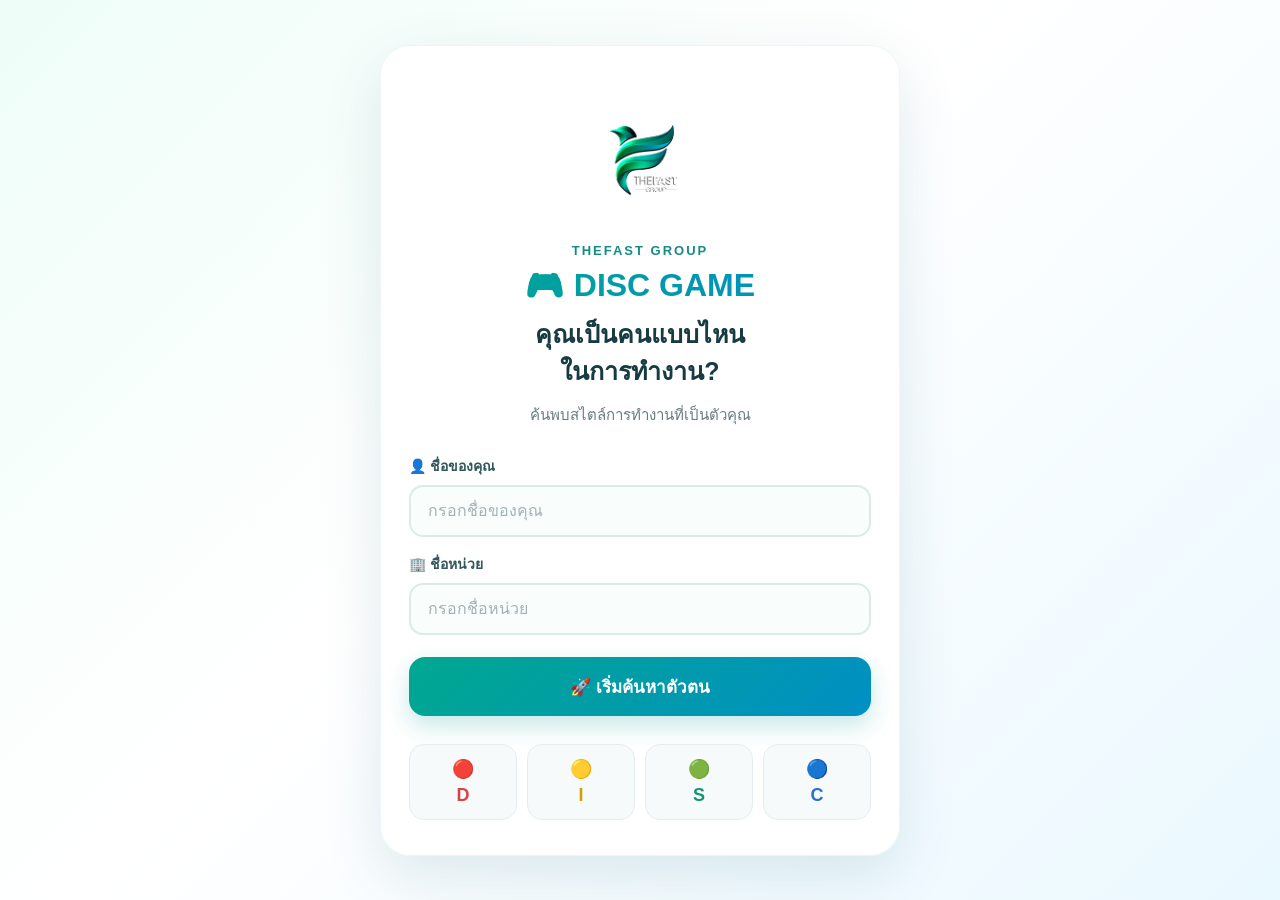
<file: index.html>
<!DOCTYPE html>
<html lang="th">

<head>

    <meta charset="UTF-8">

    <meta name="viewport"
        content="width=device-width, initial-scale=1.0">

    <title>DISC GAME – THEFAST GROUP</title>

    <link rel="stylesheet" href="css/style.css">

</head>

<body>

    <main class="game-container">

        <!-- LOGO -->
        <div class="logo-box">

            <img
                src="assets/logo.png"
                alt="THEFAST GROUP"
                class="logo"
            >

        </div>


        <!-- TITLE -->
        <section class="intro">

            <p class="company-name">
                THEFAST GROUP
            </p>

            <h1>
                🎮 DISC GAME
            </h1>

            <h2>
                คุณเป็นคนแบบไหน<br>
                ในการทำงาน?
            </h2>

            <p class="description">
                ค้นพบสไตล์การทำงานที่เป็นตัวคุณ
            </p>

        </section>


        <!-- USER INFORMATION -->
        <section class="user-form">

            <label for="name">
                👤 ชื่อของคุณ
            </label>

            <input
                type="text"
                id="name"
                placeholder="กรอกชื่อของคุณ"
            >


            <label for="department">
                🏢 ชื่อหน่วย 
            </label>

            <input
                type="text"
                id="department"
                placeholder="กรอกชื่อหน่วย"
            >

        </section>


        <!-- START BUTTON -->
        <button
            type="button"
            class="start-button"
            onclick="startGame()"
        >
            🚀 เริ่มค้นหาตัวตน
        </button>


        <!-- DISC TYPES -->
        <section class="disc-types">

            <div class="disc-card d-card">
                <span>🔴</span>
                <strong>D</strong>
            </div>

            <div class="disc-card i-card">
                <span>🟡</span>
                <strong>I</strong>
            </div>

            <div class="disc-card s-card">
                <span>🟢</span>
                <strong>S</strong>
            </div>

            <div class="disc-card c-card">
                <span>🔵</span>
                <strong>C</strong>
            </div>

        </section>

    </main>


    <script src="js/app.js"></script>

</body>

</html>
</file>
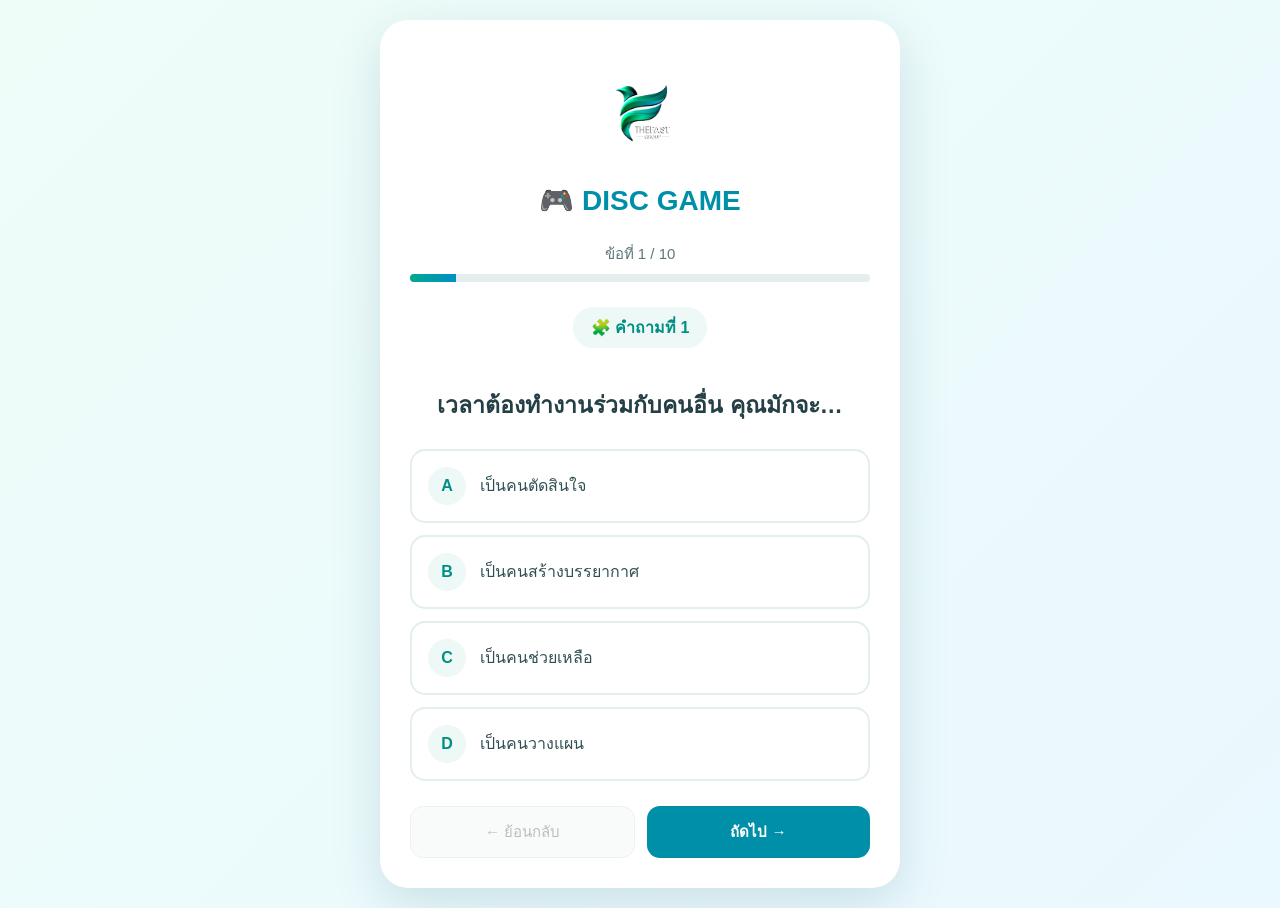
<file: quiz.html>
<!DOCTYPE html>
<html lang="th">

<head>

    <meta charset="UTF-8">

    <meta name="viewport" content="width=device-width, initial-scale=1.0">

    <title>DISC GAME - คำถาม</title>

    <style>

        * {
            box-sizing: border-box;
        }

        body {
            margin: 0;
            min-height: 100vh;
            font-family: Arial, "Noto Sans Thai", sans-serif;
            background: linear-gradient(135deg, #eefdf8, #eaf8ff);

            display: flex;
            justify-content: center;
            align-items: center;

            padding: 20px;
        }

        .game-container {
            width: 100%;
            max-width: 520px;

            background: white;

            border-radius: 28px;

            padding: 30px;

            box-shadow: 0 15px 50px rgba(0, 80, 100, 0.15);

            text-align: center;
        }

        .quiz-logo img {
            width: 120px;
            height: auto;
            margin-bottom: 10px;
        }

        .quiz-title {
            font-size: 28px;
            font-weight: bold;
            color: #008fa8;

            margin-bottom: 25px;
        }

        .progress-info {
            font-size: 15px;
            color: #60777c;

            margin-bottom: 8px;
        }

        .progress-bar {
            width: 100%;
            height: 8px;

            background: #e5eeee;

            border-radius: 10px;

            overflow: hidden;

            margin-bottom: 25px;
        }

        .progress-fill {
            width: 10%;
            height: 100%;

            background: linear-gradient(
                90deg,
                #00a88f,
                #008fc4
            );
        }

        .category {
            display: inline-block;

            padding: 8px 18px;

            border-radius: 20px;

            background: #eef9f7;

            color: #008f83;

            font-weight: bold;

            margin-bottom: 20px;
        }

        .question-section h1 {
            font-size: 23px;

            line-height: 1.6;

            color: #243f45;

            margin-bottom: 25px;
        }

        .answers {
            display: flex;

            flex-direction: column;

            gap: 12px;
        }

        .answer-button {
            width: 100%;

            padding: 16px;

            border: 2px solid #e4eeee;

            border-radius: 15px;

            background: white;

            cursor: pointer;

            text-align: left;

            font-size: 16px;

            color: #304e54;

            display: flex;

            align-items: center;

            gap: 14px;
        }

        .answer-button:hover {
            border-color: #00a88f;

            background: #f4fffc;
        }
        .answer-button.selected {
    border-color: #00a88f;

    background: #e9fff8;

    box-shadow:
        0 5px 15px rgba(0, 168, 143, 0.15);

    transform: translateY(-2px);
}


.answer-button.selected .answer-letter {
    background: #00a88f;

    color: white;
}

        .answer-letter {
            width: 38px;
            height: 38px;

            border-radius: 50%;

            background: #eef8f7;

            color: #008f83;

            display: flex;

            align-items: center;

            justify-content: center;

            font-weight: bold;

            flex-shrink: 0;
        }

        .quiz-navigation {
            display: flex;

            gap: 12px;

            margin-top: 25px;
        }

        .quiz-navigation button {
            flex: 1;

            padding: 13px;

            border-radius: 13px;

            font-size: 15px;

            cursor: pointer;
        }

        .previous-button {
            border: 1px solid #d8e5e5;

            background: #f5f8f8;

            color: #718084;
        }

        .next-button {
            border: none;

            background: #008fa8;

            color: white;

            font-weight: bold;
        }

        .previous-button:disabled {
            opacity: 0.5;

            cursor: not-allowed;
        }

        @media (max-width: 480px) {

            .game-container {
                padding: 22px 18px;
            }

            .question-section h1 {
                font-size: 20px;
            }

        }

    </style>

</head>


<body>

    <main class="game-container">


        <!-- LOGO -->

        <div class="quiz-logo">

            <img
                src="assets/logo.png"
                alt="THEFAST GROUP"
            >

        </div>


        <!-- TITLE -->

        <div class="quiz-title">

            🎮 DISC GAME

        </div>


        <!-- PROGRESS -->

        <div class="progress-info">

            ข้อที่ 1 / 10

        </div>


        <div class="progress-bar">

            <div class="progress-fill"></div>

        </div>


        <!-- CATEGORY -->

        <div class="category">

            🧩 คำถามที่ 1

        </div>


        <!-- QUESTION -->

        <section class="question-section">

            <h1>

                เวลาต้องทำงานร่วมกับคนอื่น
                คุณมักจะ…

            </h1>

        </section>


        <!-- ANSWERS -->

        <section class="answers">


    <button
        class="answer-button"
        onclick="selectAnswer('A', this)"
    >

        <span class="answer-letter">
            A
        </span>

        <span>
            เป็นคนตัดสินใจ
        </span>

    </button>


    <button
        class="answer-button"
        onclick="selectAnswer('B', this)"
    >

        <span class="answer-letter">
            B
        </span>

        <span>
            เป็นคนสร้างบรรยากาศ
        </span>

    </button>


    <button
        class="answer-button"
        onclick="selectAnswer('C', this)"
    >

        <span class="answer-letter">
            C
        </span>

        <span>
            เป็นคนช่วยเหลือ
        </span>

    </button>


    <button
        class="answer-button"
        onclick="selectAnswer('D', this)"
    >

        <span class="answer-letter">
            D
        </span>

        <span>
            เป็นคนวางแผน
        </span>

    </button>


</section>

        <!-- BUTTONS -->

        <div class="quiz-navigation">

            <button
    class="previous-button"
    onclick="previousQuestion()"
    disabled
>
    ← ย้อนกลับ
</button>


            <button
    class="next-button"
    onclick="nextQuestion()"
>
    ถัดไป →
</button>

        </div>


    </main>
    <script>

    let currentQuestion = 0;

    let answers = [];


    const questions = [

        {
            question:
                "เวลาต้องทำงานร่วมกับคนอื่น คุณมักจะ…",

            options: [
                "เป็นคนตัดสินใจ",
                "เป็นคนสร้างบรรยากาศ",
                "เป็นคนช่วยเหลือ",
                "เป็นคนวางแผน"
            ]
        },


        {
            question:
                "เมื่อเจอปัญหา",

            options: [
                "รีบแก้ทันที",
                "ขอความคิดเห็นจากคนอื่น",
                "ค่อย ๆ คิด",
                "วิเคราะห์ข้อมูลก่อน"
            ]
        },


        {
            question:
                "คนรอบตัวมักพูดว่าคุณ",

            options: [
                "กล้าได้กล้าเสีย",
                "สนุก คุยเก่ง",
                "ใจดี",
                "ละเอียด"
            ]
        },


        {
            question:
                "เวลาทำงาน",

            options: [
                "ชอบการแข่งขัน",
                "ชอบพบผู้คน",
                "ชอบความมั่นคง",
                "ชอบระบบ"
            ]
        },


        {
            question:
                "คุณไม่ชอบ",

            options: [
                "ความล่าช้า",
                "ความเงียบ",
                "ความขัดแย้ง",
                "ความผิดพลาด"
            ]
        },


        {
            question:
                "เวลาประชุม",

            options: [
                "พูดตรง ๆ",
                "พูดเยอะ",
                "ฟังมากกว่าพูด",
                "ถามรายละเอียด"
            ]
        },


        {
            question:
                "คุณภูมิใจที่สุดเมื่อ",

            options: [
                "ชนะ",
                "ได้รับการยอมรับ",
                "คนอื่นมีความสุข",
                "งานออกมาสมบูรณ์"
            ]
        },


        {
            question:
                "เมื่อต้องเริ่มงานใหม่",

            options: [
                "ลุยเลย",
                "ตื่นเต้น",
                "ขอเวลาปรับตัว",
                "ศึกษาก่อน"
            ]
        },


        {
            question:
                "เวลาถูกกดดัน",

            options: [
                "ยิ่งฮึด",
                "ระบายกับคนอื่น",
                "เงียบลง",
                "คิดมากขึ้น"
            ]
        },


        {
            question:
                "คนแบบไหนที่คุณทำงานด้วยแล้วสบายใจ",

            options: [
                "คนเก่ง",
                "คนอารมณ์ดี",
                "คนจริงใจ",
                "คนมีเหตุผล"
            ]
        }

    ];


    function showQuestion() {

        const question =
            questions[currentQuestion];


        document.querySelector(
            ".progress-info"
        ).textContent =
            "ข้อที่ " +
            (currentQuestion + 1) +
            " / " +
            questions.length;


        document.querySelector(
            ".question-section h1"
        ).textContent =
            question.question;


        const buttons =
            document.querySelectorAll(
                ".answer-button"
            );


        buttons.forEach(
            function(button, index) {

                button.querySelector(
                    "span:last-child"
                ).textContent =
                    question.options[index];


                button.classList.remove(
                    "selected"
                );

            }
        );


        if (
            answers[currentQuestion]
        ) {

            const answerIndex =
                answers[currentQuestion]
                .charCodeAt(0) - 65;


            buttons[answerIndex]
                .classList.add("selected");

        }


        const progress =
            (
                (currentQuestion + 1)
                /
                questions.length
            ) * 100;


        document.querySelector(
            ".progress-fill"
        ).style.width =
            progress + "%";


        document.querySelector(
            ".category"
        ).textContent =
            "🧩 คำถามที่ " +
            (currentQuestion + 1);


        const previousButton =
            document.querySelector(
                ".previous-button"
            );


        previousButton.disabled =
            currentQuestion === 0;


        const nextButton =
            document.querySelector(
                ".next-button"
            );


        if (
            currentQuestion ===
            questions.length - 1
        ) {

            nextButton.textContent =
                "ดูผลลัพธ์ →";

        } else {

            nextButton.textContent =
                "ถัดไป →";

        }

    }


    function selectAnswer(
        answer,
        button
    ) {

        answers[currentQuestion] =
            answer;


        const buttons =
            document.querySelectorAll(
                ".answer-button"
            );


        buttons.forEach(
            function(btn) {

                btn.classList.remove(
                    "selected"
                );

            }
        );


        button.classList.add(
            "selected"
        );


        console.log(
            "คำตอบทั้งหมด:",
            answers
        );

    }


    function finishQuiz() {

    let scores = {
        D: 0,
        I: 0,
        S: 0,
        C: 0
    };

    answers.forEach(function(answer) {

        if (answer === "A") {
            scores.D++;
        }

        if (answer === "B") {
            scores.I++;
        }

        if (answer === "C") {
            scores.S++;
        }

        if (answer === "D") {
            scores.C++;
        }

    });

    console.log("คำตอบ:", answers);

localStorage.setItem(
    "discScores",
    JSON.stringify(scores)
);

localStorage.setItem(
    "discAnswers",
    JSON.stringify(answers)
);

window.location.href = "result.html";
}


function nextQuestion() {

    if (!answers[currentQuestion]) {

        alert("กรุณาเลือกคำตอบก่อนค่ะ");

        return;

    }

    if (currentQuestion < questions.length - 1) {

        currentQuestion++;

        showQuestion();

    } else {

        finishQuiz();

    }

}


    function previousQuestion() {

        if (
            currentQuestion > 0
        ) {

            currentQuestion--;

            showQuestion();

        }

    }


    showQuestion();

</script>

</body>

</html>
</file>
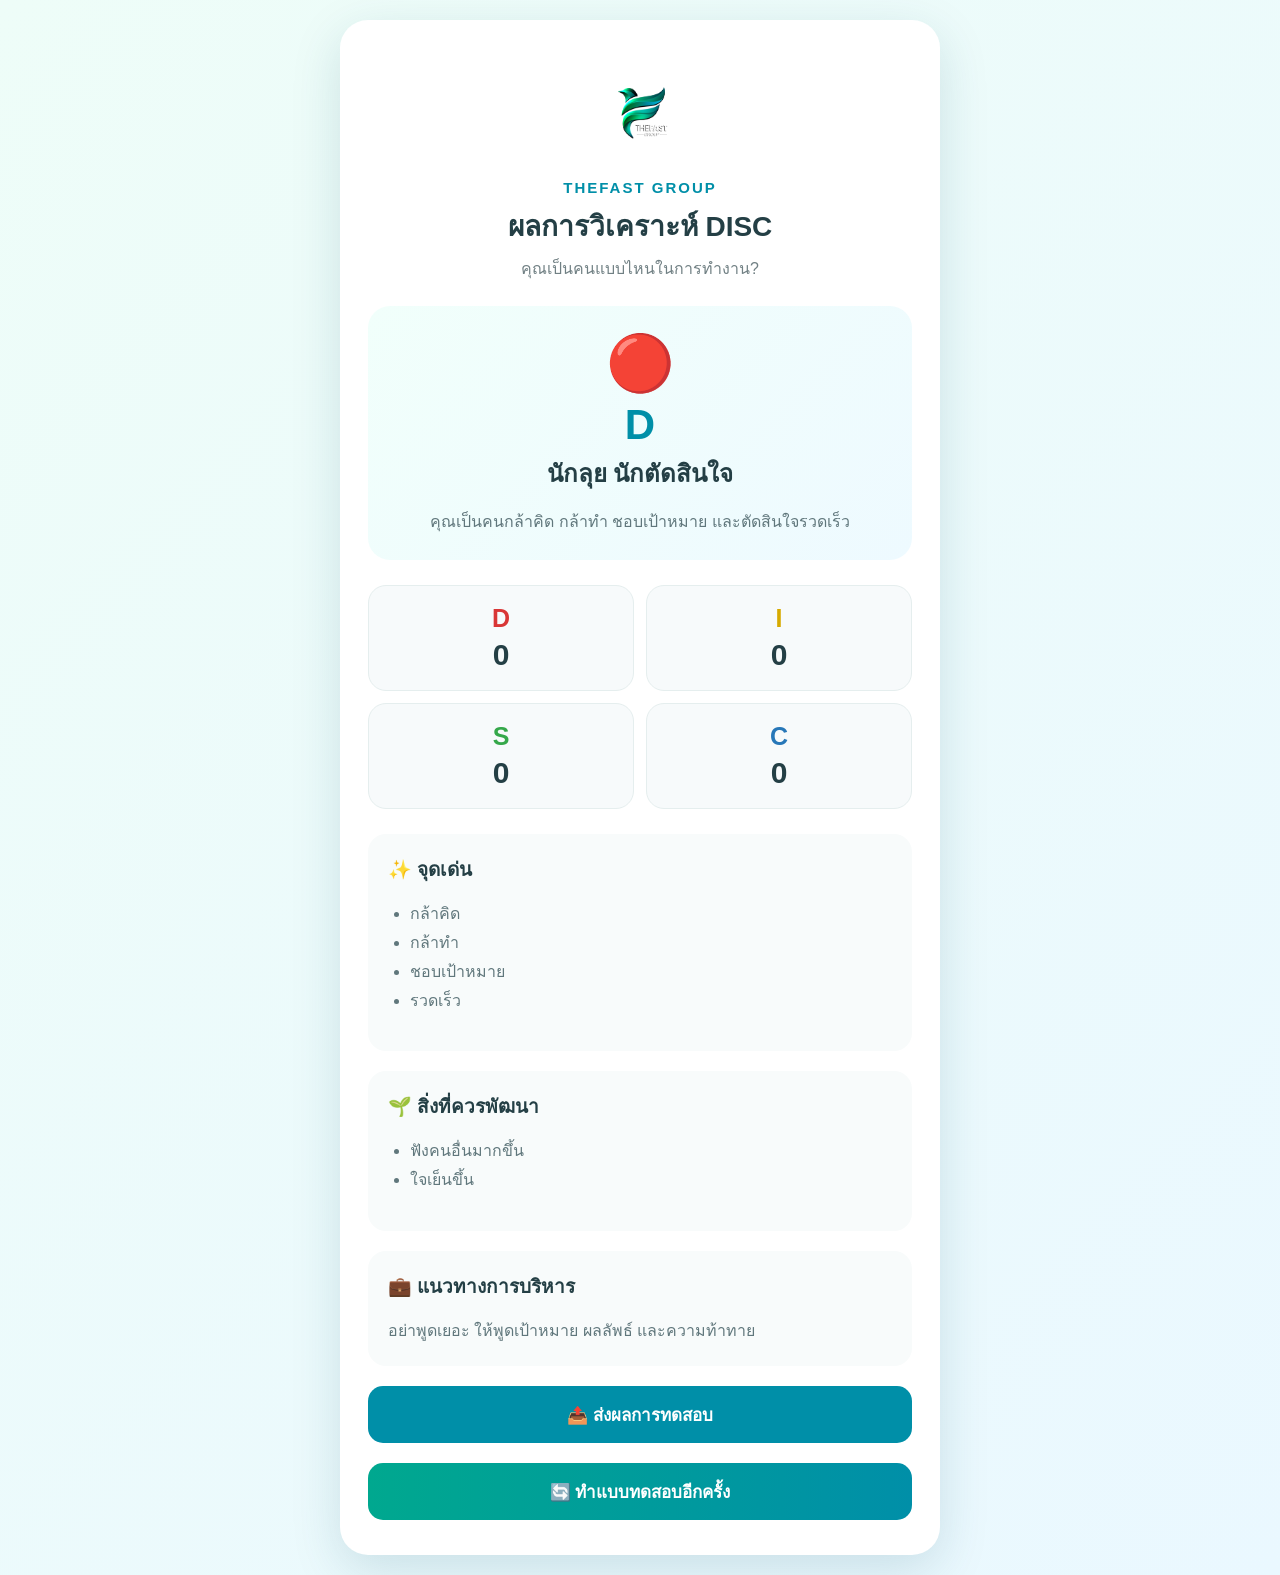
<file: result.html>
<!DOCTYPE html>
<html lang="th">

<head>

    <meta charset="UTF-8">

    <meta
        name="viewport"
        content="width=device-width, initial-scale=1.0"
    >

    <title>DISC GAME - ผลการวิเคราะห์</title>


    <style>

        * {
            box-sizing: border-box;
        }


        body {

            margin: 0;

            min-height: 100vh;

            font-family:
                Arial,
                "Noto Sans Thai",
                sans-serif;

            background:
                linear-gradient(
                    135deg,
                    #eefdf8,
                    #eaf8ff
                );

            display: flex;

            justify-content: center;

            align-items: center;

            padding: 20px;

        }


        .result-container {

            width: 100%;

            max-width: 600px;

            background: white;

            border-radius: 28px;

            padding: 35px 28px;

            box-shadow:
                0 15px 50px
                rgba(0, 80, 100, 0.15);

            text-align: center;

        }


        .logo img {

            width: 110px;

            height: auto;

            margin-bottom: 10px;

        }


        .brand {

            color: #008fa8;

            font-size: 15px;

            font-weight: bold;

            letter-spacing: 2px;

            margin-bottom: 8px;

        }


        h1 {

            margin: 0 0 8px;

            color: #243f45;

            font-size: 28px;

        }


        .subtitle {

            color: #718084;

            margin-bottom: 25px;

        }


        .result-main {

            border-radius: 22px;

            padding: 25px;

            margin-bottom: 25px;

            background:
                linear-gradient(
                    135deg,
                    #f1fffb,
                    #eefaff
                );

        }


        .result-icon {

            font-size: 55px;

            margin-bottom: 5px;

        }


        .result-type {

            font-size: 42px;

            font-weight: bold;

            color: #008fa8;

            margin-bottom: 5px;

        }


        .result-name {

            font-size: 24px;

            font-weight: bold;

            color: #243f45;

            margin-bottom: 15px;

        }


        .result-description {

            color: #60777c;

            line-height: 1.7;

        }


        .scores {

            display: grid;

            grid-template-columns:
                repeat(2, 1fr);

            gap: 12px;

            margin-bottom: 25px;

        }


        .score-card {

            padding: 18px;

            border-radius: 18px;

            background: #f7fafb;

            border: 1px solid #e5eeee;

        }


        .score-letter {

            font-size: 25px;

            font-weight: bold;

        }


        .score-value {

            font-size: 30px;

            font-weight: bold;

            color: #243f45;

            margin-top: 5px;

        }


        .detail-section {

            text-align: left;

            margin-top: 20px;

            padding: 20px;

            border-radius: 18px;

            background: #f8fbfb;

        }


        .detail-section h2 {

            font-size: 19px;

            color: #243f45;

            margin-top: 0;

        }


        .detail-section ul {

            padding-left: 22px;

            line-height: 1.8;

            color: #60777c;

        }


        .management {

            color: #60777c;

            line-height: 1.8;

        }
        .submit-button {
    width: 100%;
    border: none;
    border-radius: 15px;
    padding: 15px;
    background: #008fa8;
    color: white;
    font-size: 17px;
    font-weight: bold;
    cursor: pointer;
    margin-top: 20px;
}

.submit-button:hover {
    opacity: 0.9;
}


        .restart-button {

            width: 100%;

            border: none;

            border-radius: 15px;

            padding: 15px;

            background:
                linear-gradient(
                    90deg,
                    #00a88f,
                    #008fa8
                );

            color: white;

            font-size: 17px;

            font-weight: bold;

            cursor: pointer;

            margin-top: 20px;

        }


        .restart-button:hover {

            opacity: 0.9;

        }


        @media (max-width: 480px) {

            .result-container {

                padding: 28px 18px;

            }

            h1 {

                font-size: 24px;

            }

        }

    </style>

</head>


<body>


    <main class="result-container">


        <div class="logo">

            <img
                src="assets/logo.png"
                alt="THEFAST GROUP"
            >

        </div>


        <div class="brand">

            THEFAST GROUP

        </div>


        <h1>

            ผลการวิเคราะห์ DISC

        </h1>


        <div class="subtitle">

            คุณเป็นคนแบบไหนในการทำงาน?

        </div>


        <!-- ผลหลัก -->

        <section class="result-main">

            <div
                class="result-icon"
                id="resultIcon"
            >
                🔴
            </div>


            <div
                class="result-type"
                id="resultType"
            >
                D
            </div>


            <div
                class="result-name"
                id="resultName"
            >
                นักลุย นักตัดสินใจ
            </div>


            <div
                class="result-description"
                id="resultDescription"
            >
                คุณเป็นคนที่กล้าคิด กล้าทำ
                และมุ่งเน้นเป้าหมาย
            </div>

        </section>


        <!-- คะแนน -->

        <section class="scores">


            <div class="score-card">

                <div
                    class="score-letter"
                    style="color:#d93636;"
                >
                    D
                </div>

                <div
                    class="score-value"
                    id="scoreD"
                >
                    0
                </div>

            </div>


            <div class="score-card">

                <div
                    class="score-letter"
                    style="color:#d6aa00;"
                >
                    I
                </div>

                <div
                    class="score-value"
                    id="scoreI"
                >
                    0
                </div>

            </div>


            <div class="score-card">

                <div
                    class="score-letter"
                    style="color:#35a84a;"
                >
                    S
                </div>

                <div
                    class="score-value"
                    id="scoreS"
                >
                    0
                </div>

            </div>


            <div class="score-card">

                <div
                    class="score-letter"
                    style="color:#2777b8;"
                >
                    C
                </div>

                <div
                    class="score-value"
                    id="scoreC"
                >
                    0
                </div>

            </div>


        </section>


        <!-- จุดเด่น -->

        <section class="detail-section">

            <h2>

                ✨ จุดเด่น

            </h2>


            <ul id="strengths">

                <li>กล้าคิด</li>

                <li>กล้าทำ</li>

                <li>ชอบเป้าหมาย</li>

                <li>รวดเร็ว</li>

            </ul>

        </section>


        <!-- สิ่งที่ควรพัฒนา -->

        <section class="detail-section">

            <h2>

                🌱 สิ่งที่ควรพัฒนา

            </h2>


            <ul id="improvements">

                <li>ฟังคนอื่นมากขึ้น</li>

                <li>ใจเย็นขึ้น</li>

            </ul>

        </section>


        <!-- การบริหาร -->

        <section class="detail-section">

            <h2>

                💼 แนวทางการบริหาร

            </h2>


            <div
                class="management"
                id="management"
            >

                อย่าพูดเยอะ
                ให้พูดเป้าหมาย
                ผลลัพธ์ และความท้าทาย

            </div>

        </section>


        <button
    class="submit-button"
    onclick="submitResult()">

    📤 ส่งผลการทดสอบ

</button>


<button
    class="restart-button"
    onclick="restartGame()">

    🔄 ทำแบบทดสอบอีกครั้ง

</button>

    </main>


<script>

    // อ่านคะแนนจาก quiz.html
    const savedScores =
        localStorage.getItem("discScores");


    // ถ้าไม่มีคะแนน ให้ใช้ 0
    const scores =
        savedScores
            ? JSON.parse(savedScores)
            : {
                D: 0,
                I: 0,
                S: 0,
                C: 0
            };


    // แสดงคะแนน
    document.getElementById("scoreD").textContent =
        scores.D;

    document.getElementById("scoreI").textContent =
        scores.I;

    document.getElementById("scoreS").textContent =
        scores.S;

    document.getElementById("scoreC").textContent =
        scores.C;


    // หา DISC ที่คะแนนสูงที่สุด
    let type = "D";

    let highest = scores.D;


    if (scores.I > highest) {
        type = "I";
        highest = scores.I;
    }


    if (scores.S > highest) {
        type = "S";
        highest = scores.S;
    }


    if (scores.C > highest) {
        type = "C";
        highest = scores.C;
    }


    // ข้อมูล DISC
    const discData = {

    D: {
        icon: "🔴",

        name: "นักลุย นักตัดสินใจ",

        description:
            "คุณเป็นคนกล้าคิด กล้าทำ ชอบเป้าหมาย และตัดสินใจรวดเร็ว",

        strengths: [
            "กล้าคิด",
            "กล้าทำ",
            "ชอบเป้าหมาย",
            "รวดเร็ว"
        ],

        improvements: [
            "ฟังคนอื่นมากขึ้น",
            "ใจเย็นขึ้น"
        ],

        management:
            "อย่าพูดเยอะ ให้พูดเป้าหมาย ผลลัพธ์ และความท้าทาย"
    },


    I: {
        icon: "🟡",

        name: "นักสร้างแรงบันดาลใจ",

        description:
            "คุณเป็นคนที่มีมนุษยสัมพันธ์ดี สื่อสารเก่ง มีพลังบวก และสามารถชวนคนให้ร่วมมือได้",

        strengths: [
            "มนุษยสัมพันธ์ดี",
            "สื่อสารเก่ง",
            "พลังบวก",
            "ชวนคนเก่ง"
        ],

        improvements: [
            "มีวินัย",
            "ทำงานให้จบ"
        ],

        management:
            "ชื่นชม ให้เวที และให้โอกาสพบผู้คน"
    },


    S: {
        icon: "🟢",

        name: "นักสนับสนุน",

        description:
            "คุณเป็นคนอดทน จริงใจ ซื่อสัตย์ และให้ความสำคัญกับการดูแลและสนับสนุนทีม",

        strengths: [
            "อดทน",
            "จริงใจ",
            "ซื่อสัตย์",
            "ดูแลทีม"
        ],

        improvements: [
            "กล้าตัดสินใจ",
            "กล้าปฏิเสธ"
        ],

        management:
            "อย่าเร่งมาก ให้เวลาปรับตัว และสร้างความมั่นใจ"
    },


    C: {
        icon: "🔵",

        name: "นักวิเคราะห์",

        description:
            "คุณเป็นคนละเอียด วางระบบ รอบคอบ และให้ความสำคัญกับคุณภาพของงาน",

        strengths: [
            "ละเอียด",
            "วางระบบ",
            "รอบคอบ",
            "คุณภาพสูง"
        ],

        improvements: [
            "อย่าคิดนานเกินไป",
            "ยอมรับความไม่สมบูรณ์แบบบ้าง"
        ],

        management:
            "ใช้ข้อมูล เหตุผล และขั้นตอนที่ชัดเจน"
    }

};


    // ข้อมูลของประเภทที่ได้คะแนนสูงสุด
    const result =
        discData[type];


    // แสดงผลหลัก
    document.getElementById("resultIcon").textContent =
        result.icon;

    document.getElementById("resultType").textContent =
        type;

    document.getElementById("resultName").textContent =
        result.name;

    document.getElementById("resultDescription").textContent =
        result.description;


    // แสดงจุดเด่น
    const strengths =
        document.getElementById("strengths");

    strengths.innerHTML = "";

    result.strengths.forEach(function(item) {

        const li =
            document.createElement("li");

        li.textContent = item;

        strengths.appendChild(li);

    });


    // แสดงสิ่งที่ควรพัฒนา
    const improvements =
        document.getElementById("improvements");

    improvements.innerHTML = "";

    result.improvements.forEach(function(item) {

        const li =
            document.createElement("li");

        li.textContent = item;

        improvements.appendChild(li);

    });


    // แสดงแนวทางการบริหาร
    document.getElementById("management").textContent =
        result.management;


    // ทำแบบทดสอบอีกครั้ง
    function restartGame() {

    localStorage.removeItem("discScores");

    localStorage.removeItem("discAnswers");

    localStorage.removeItem("discSubmitted");

    window.location.href = "quiz.html";

}

    function submitResult() {

    if (localStorage.getItem("discSubmitted") === "true") {

        alert("ผลการทดสอบนี้ถูกส่งไปแล้วค่ะ");

        return;
    }

    const name =
        localStorage.getItem("discName") || "";

    const department =
        localStorage.getItem("discDepartment") || "";

    const answers =
        JSON.parse(
            localStorage.getItem("discAnswers") || "[]"
        );

    const data = {

        name: name,

        department: department,

        D: scores.D,

        I: scores.I,

        S: scores.S,

        C: scores.C,

        personality:
            type + " - " + result.name,

        q1: answers[0] || "",

        q2: answers[1] || "",

        q3: answers[2] || "",

        q4: answers[3] || "",

        q5: answers[4] || "",

        q6: answers[5] || "",

        q7: answers[6] || "",

        q8: answers[7] || "",

        q9: answers[8] || "",

        q10: answers[9] || ""

    };


    fetch(
        "https://script.google.com/macros/s/AKfycbwNyq6beGiOHmQkq8SDXNJAa6JeKGhEvP3e8K6RYdhIsJymHH0M6dtJ_Gu5owrO3mfg/exec",
        {
            method: "POST",

            body: JSON.stringify(data)
        }
    )
    .then(function(response) {

        return response.json();

    })
    .then(function(result) {

        if (result.success) {

    localStorage.setItem(
        "discSubmitted",
        "true"
    );

    alert("ส่งผลการทดสอบเรียบร้อยแล้วค่ะ");

} else {

            alert(
                "เกิดข้อผิดพลาด: " +
                result.error
            );

        }

    })
    .catch(function(error) {

        console.error(error);

        alert(
            "ไม่สามารถส่งข้อมูลได้ค่ะ"
        );

    });

}

</script>
</file>
<file: css/style.css>
* {
    box-sizing: border-box;
    margin: 0;
    padding: 0;
}

body {
    min-height: 100vh;

    font-family:
        "Segoe UI",
        "Noto Sans Thai",
        Arial,
        sans-serif;

    background:
        linear-gradient(
            135deg,
            #eefdf8 0%,
            #ffffff 45%,
            #eaf8ff 100%
        );

    color: #173b42;

    display: flex;
    justify-content: center;
    align-items: center;

    padding: 30px 16px;
}


.game-container {
    width: 100%;
    max-width: 520px;

    background: rgba(255, 255, 255, 0.96);

    border-radius: 30px;

    padding: 35px 28px;

    text-align: center;

    box-shadow:
        0 20px 60px rgba(0, 80, 100, 0.12);

    border: 1px solid rgba(0, 150, 150, 0.08);
}


/* LOGO */

.logo-box {
    display: flex;
    justify-content: center;

    margin-bottom: 12px;
}

.logo {
    width: 150px;
    height: auto;

    display: block;

    object-fit: contain;
}


/* COMPANY */

.company-name {
    font-size: 13px;

    letter-spacing: 2px;

    color: #168b83;

    font-weight: 600;

    margin-bottom: 8px;
}


/* TITLE */

.intro h1 {
    font-size: 32px;

    font-weight: 800;

    margin-bottom: 12px;

    background:
        linear-gradient(
            90deg,
            #00a88f,
            #008dc5
        );

    -webkit-background-clip: text;
    -webkit-text-fill-color: transparent;
}


.intro h2 {
    font-size: 25px;

    line-height: 1.5;

    color: #173b42;

    margin-bottom: 12px;
}


.description {
    font-size: 15px;

    color: #6a7c80;

    margin-bottom: 28px;
}


/* FORM */

.user-form {
    text-align: left;

    margin-bottom: 22px;
}


.user-form label {
    display: block;

    font-size: 14px;

    font-weight: 700;

    color: #31565c;

    margin-bottom: 8px;

    margin-top: 16px;
}


.user-form input {
    width: 100%;

    padding: 15px 17px;

    border-radius: 14px;

    border: 2px solid #dcebea;

    background: #f9fdfc;

    font-size: 16px;

    outline: none;

    transition: 0.2s;
}


.user-form input:focus {
    border-color: #10a995;

    background: #ffffff;

    box-shadow:
        0 0 0 4px rgba(16, 169, 149, 0.10);
}


.user-form input::placeholder {
    color: #a2b2b4;
}


/* START BUTTON */

.start-button {
    width: 100%;

    border: none;

    border-radius: 16px;

    padding: 16px;

    font-size: 17px;

    font-weight: 800;

    color: white;

    cursor: pointer;

    background:
        linear-gradient(
            135deg,
            #00a88f,
            #008fc4
        );

    box-shadow:
        0 10px 25px rgba(0, 150, 150, 0.22);

    transition:
        transform 0.2s,
        box-shadow 0.2s;
}


.start-button:hover {
    transform: translateY(-2px);

    box-shadow:
        0 14px 30px rgba(0, 150, 150, 0.28);
}


.start-button:active {
    transform: translateY(1px);
}


/* DISC */

.disc-types {
    display: grid;

    grid-template-columns:
        repeat(4, 1fr);

    gap: 10px;

    margin-top: 28px;
}


.disc-card {
    padding: 13px 5px;

    border-radius: 15px;

    background: #f7fafb;

    border: 1px solid #e5eeee;

    display: flex;

    flex-direction: column;

    align-items: center;

    gap: 5px;

    transition: 0.2s;
}


.disc-card:hover {
    transform: translateY(-3px);
}


.disc-card span {
    font-size: 18px;
}


.disc-card strong {
    font-size: 18px;
}


.d-card {
    color: #d94343;
}


.i-card {
    color: #d59d00;
}


.s-card {
    color: #15956d;
}


.c-card {
    color: #2674c9;
}


/* MOBILE */

@media (max-width: 480px) {

    body {
        padding: 15px 10px;
    }

    .game-container {
        padding: 28px 20px;

        border-radius: 24px;
    }

    .logo {
        width: 125px;
    }

    .intro h1 {
        font-size: 28px;
    }

    .intro h2 {
        font-size: 21px;
    }

    .disc-types {
        gap: 7px;
    }

}
</file>
